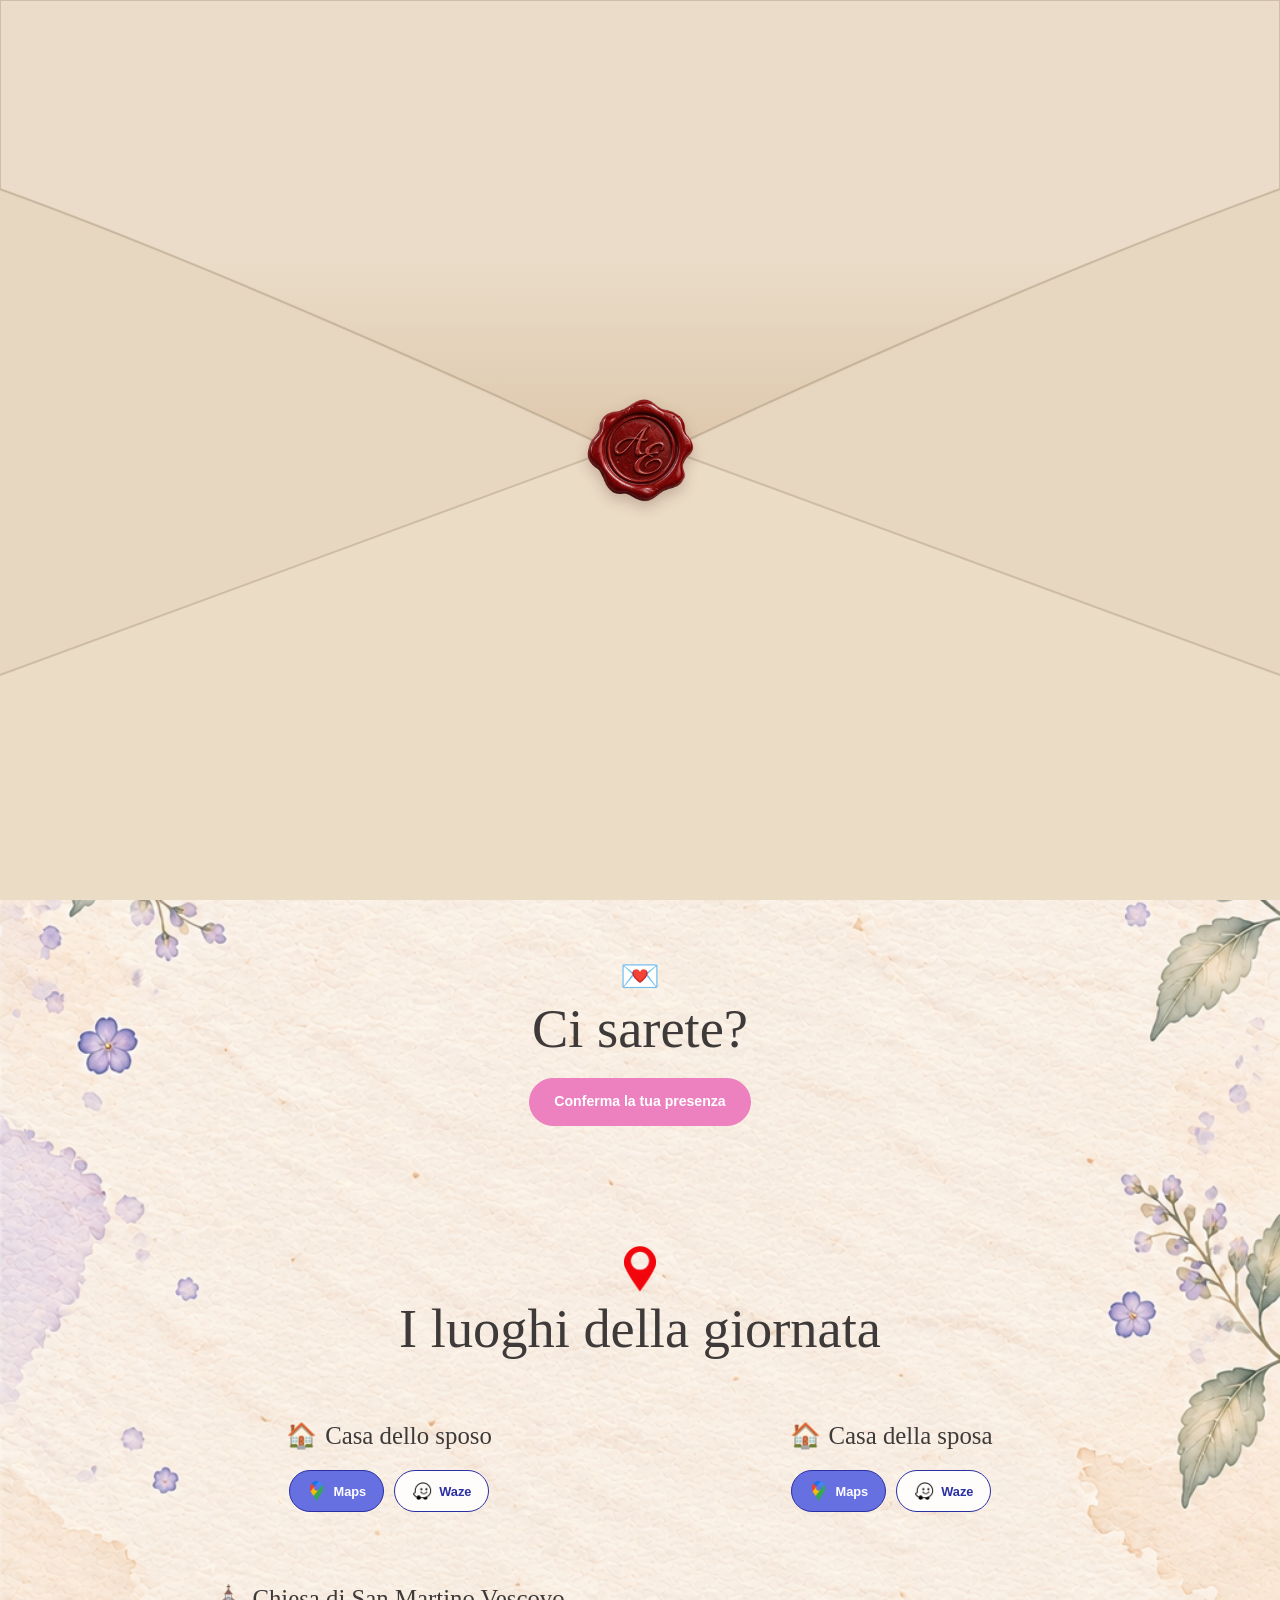
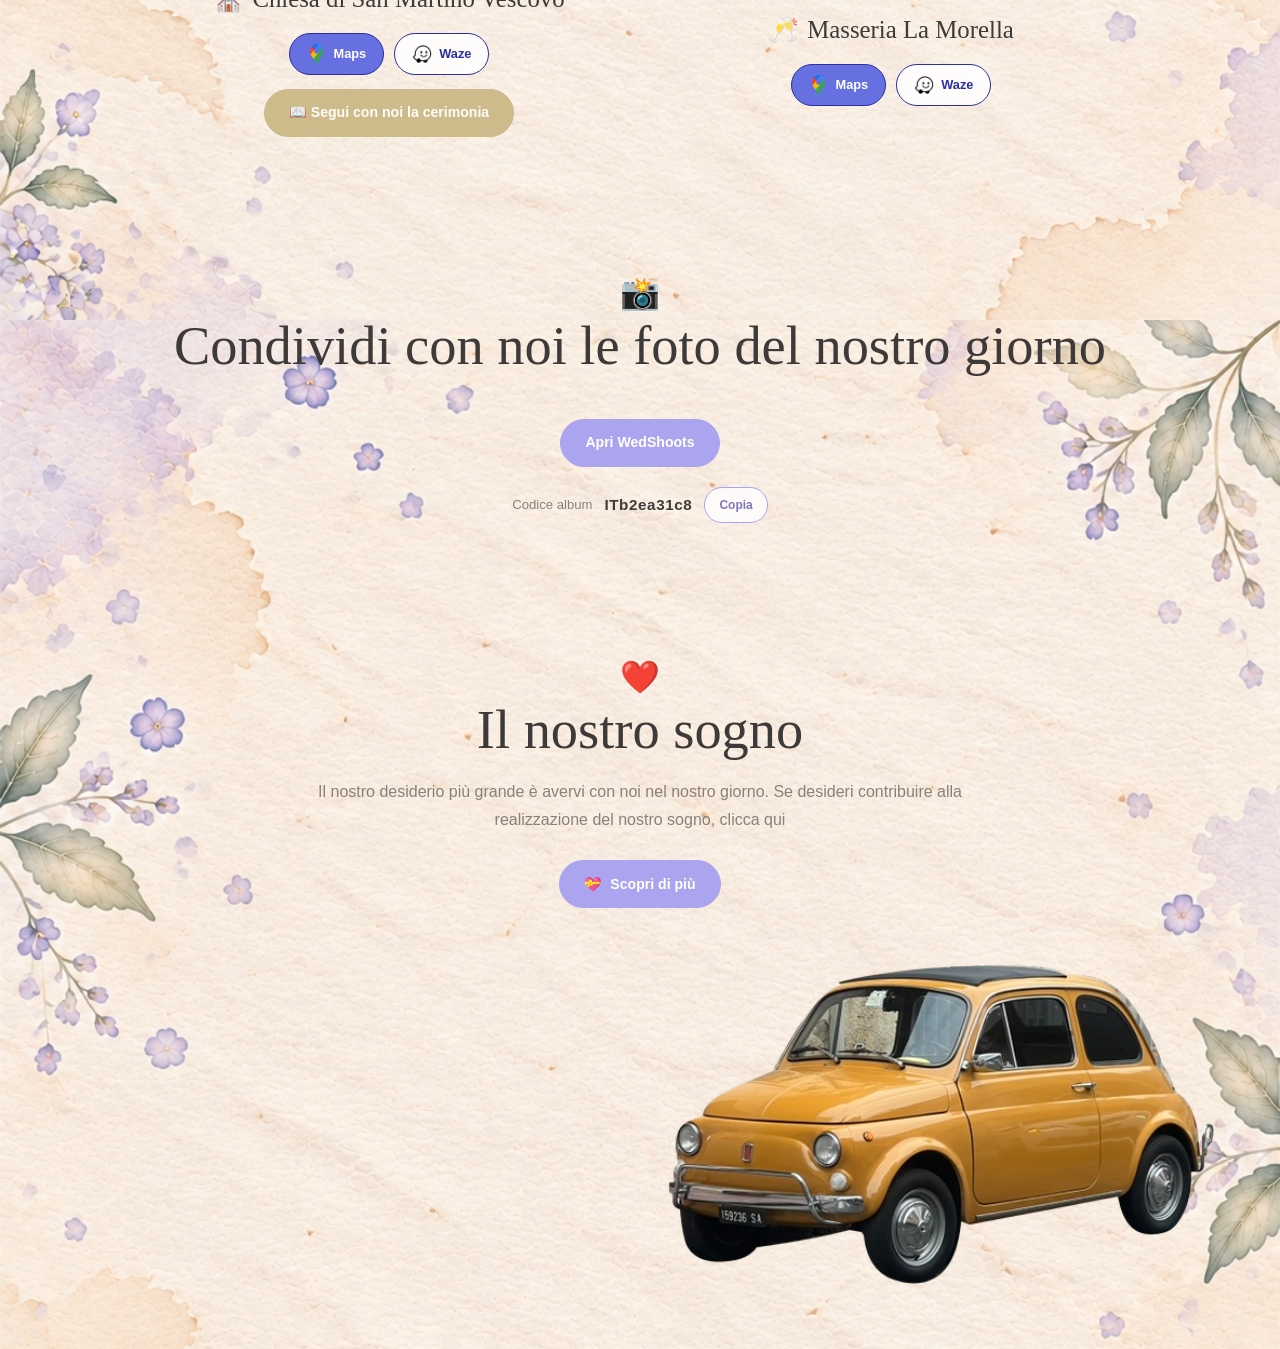
<file: index.html>
<!DOCTYPE html>
<html lang="it">

<head>
    <meta charset="UTF-8">

    <meta
        name="viewport"
        content="width=device-width, initial-scale=1.0"
    >

    <script>
        if ("scrollRestoration" in history) {
            history.scrollRestoration = "manual";
        }

        window.scrollTo(0, 0);
    </script>

    <title>Enrico & Annachiara | 12 giugno 2027</title>

    <link rel="preload" href="images/sigillo-AE.png" as="image">
    <link rel="preload" href="images/ritratto.png" as="image">
    <link rel="preload" href="images/cartoncino.png" as="image">

    <link rel="stylesheet" href="css/base.css">
    <link rel="stylesheet" href="css/envelope.css">
    <link rel="stylesheet" href="css/hero.css">
    <link rel="stylesheet" href="css/sections.css">
    <link rel="stylesheet" href="css/scroll.css">
</head>


<body>

    <!-- =====================================================
         BUSTA
    ====================================================== -->

    <div
        class="envelope-screen"
        id="envelopeScreen"
    >

        <div
            class="envelope-stage"
            id="envelopeStage"
            role="button"
            tabindex="0"
            aria-label="Apri l'invito"
        >

            <div
                class="envelope-body"
                id="envelopeBody"
            >

                <svg
                    class="body-svg"
                    viewBox="0 0 1000 1000"
                    preserveAspectRatio="none"
                    aria-hidden="true"
                >

                    <path
                        class="body-side"
                        id="bodyLeftPath"
                    ></path>

                    <path
                        class="body-side"
                        id="bodyRightPath"
                    ></path>

                    <path
                        class="body-bottom"
                        id="bodyBottomPath"
                    ></path>

                    <path
                        class="body-fold"
                        id="bodyLeftFold"
                    ></path>

                    <path
                        class="body-fold"
                        id="bodyRightFold"
                    ></path>

                    <path
                        class="body-bottom-fold"
                        id="bodyBottomFold"
                    ></path>

                </svg>

            </div>


            <div
                class="flap-shadow"
                id="flapShadow"
            ></div>


            <div
                class="envelope-flap"
                id="flap"
            >

                <svg
                    class="flap-svg"
                    viewBox="0 0 1000 1000"
                    preserveAspectRatio="none"
                    aria-hidden="true"
                >

                    <defs>

                        <linearGradient
                            id="paperFront"
                            x1="0"
                            y1="0"
                            x2="0"
                            y2="1"
                        >

                            <stop
                                id="frontStop1"
                                offset="0%"
                                stop-color="#EADCC8"
                            ></stop>

                            <stop
                                id="frontStop2"
                                offset="58%"
                                stop-color="#EADCC8"
                            ></stop>

                            <stop
                                id="frontStop3"
                                offset="100%"
                                stop-color="#DEC8AD"
                            ></stop>

                        </linearGradient>


                        <linearGradient
                            id="paperBack"
                            x1="0"
                            y1="0"
                            x2="0"
                            y2="1"
                        >

                            <stop
                                offset="0%"
                                stop-color="#E4D3BC"
                            ></stop>

                            <stop
                                offset="100%"
                                stop-color="#D8C2A6"
                            ></stop>

                        </linearGradient>


                        <filter
                            id="paperShadow"
                            x="-20%"
                            y="-20%"
                            width="140%"
                            height="160%"
                        >

                            <feDropShadow
                                dx="0"
                                dy="7"
                                stdDeviation="8"
                                flood-color="#6F5137"
                                flood-opacity="0.16"
                            ></feDropShadow>

                        </filter>

                    </defs>


                    <path
                        class="flap-paper"
                        id="flapPath"
                    ></path>

                    <path
                        class="flap-edge"
                        id="flapEdgePath"
                    ></path>

                </svg>


                <div
                    class="wax-seal"
                    id="waxSeal"
                >

                    <img
                        src="images/sigillo-AE.png"
                        alt=""
                        draggable="false"
                    >

                </div>

            </div>

        </div>

    </div>


    <!-- =====================================================
         SITO
    ====================================================== -->

    <main
        class="site"
        id="site"
    >


        <!-- =================================================
             HERO
        ================================================== -->

        <section
            class="hero"
            id="hero"
        >

            <div class="hero-content">

                <img
                    class="hero-portrait"
                    src="images/ritratto.png"
                    alt="Enrico e Annachiara"
                    draggable="false"
                >

                <h1>
                    Enrico &amp; Annachiara
                </h1>

                <p class="hero-date">
                    12 giugno 2027
                </p>


                <div
                    class="countdown-paper"
                    id="countdown"
                >

                    <img
                        class="countdown-paper-image"
                        src="images/cartoncino.png"
                        alt=""
                        draggable="false"
                    >

                    <div class="countdown-paper-content">

                        <div class="countdown-grid">

                            <div class="countdown-item">
                                <strong id="countdownDays">000</strong>
                                <span>Giorni</span>
                            </div>

                            <div class="countdown-item">
                                <strong id="countdownHours">00</strong>
                                <span>Ore</span>
                            </div>

                            <div class="countdown-item">
                                <strong id="countdownMinutes">00</strong>
                                <span>Minuti</span>
                            </div>

                            <div class="countdown-item">
                                <strong id="countdownSeconds">00</strong>
                                <span>Secondi</span>
                            </div>

                        </div>

                    </div>

                </div>

            </div>

        </section>


        <!-- =================================================
             RSVP
        ================================================== -->

        <section
            class="section"
            id="rsvp"
        >

            <div class="section-inner">

                <h2 class="section-title">

                    <span
                        class="section-emoji"
                        aria-hidden="true"
                    >
                        💌
                    </span>

                    Ci sarete?

                </h2>


                <a
                    class="button button-primary"
                    href="https://docs.google.com/forms/d/e/1FAIpQLSfR47MLRdUuwzttRWqgoxmSrlCjPIJb15usxh1CkX8zXxw4Rw/viewform"
                    target="_blank"
                    rel="noopener noreferrer"
                >
                    Conferma la tua presenza
                </a>

            </div>

        </section>


        <!-- =================================================
             LUOGHI
        ================================================== -->

        <section
            class="section section-alt"
            id="luoghi"
        >

            <div class="section-inner">

                <h2 class="section-title">

                    <img
                        class="section-title-image"
                        src="images/pin.png"
                        alt=""
                        draggable="false"
                    >

                    I luoghi della giornata

                </h2>


                <div class="places-grid">


                    <article class="place-card">

                        <h3>
                            <span aria-hidden="true">🏠</span>
                            Casa dello sposo
                        </h3>

                        <div class="navigation-buttons">

                            <a
                                class="button button-small map-button"
                                href="https://maps.app.goo.gl/kmqRrXZQPzqEgdiU8"
                                target="_blank"
                                rel="noopener noreferrer"
                            >

                                <img
                                    class="navigation-logo"
                                    src="images/maps.png"
                                    alt=""
                                    draggable="false"
                                >

                                Maps

                            </a>


                            <a
                                class="button button-small map-button"
                                href="https://waze.com/ul?ll=40.608131%2C14.978180&navigate=yes"
                                target="_blank"
                                rel="noopener noreferrer"
                            >

                                <img
                                    class="navigation-logo"
                                    src="images/waze.png"
                                    alt=""
                                    draggable="false"
                                >

                                Waze

                            </a>

                        </div>

                    </article>


                    <article class="place-card">

                        <h3>
                            <span aria-hidden="true">🏠</span>
                            Casa della sposa
                        </h3>

                        <div class="navigation-buttons">

                            <a
                                class="button button-small map-button"
                                href="https://maps.app.goo.gl/kNUKDeFUFzFnu2As5"
                                target="_blank"
                                rel="noopener noreferrer"
                            >

                                <img
                                    class="navigation-logo"
                                    src="images/maps.png"
                                    alt=""
                                    draggable="false"
                                >

                                Maps

                            </a>


                            <a
                                class="button button-small map-button"
                                href="https://waze.com/ul?ll=40.739052%2C14.755519&navigate=yes"
                                target="_blank"
                                rel="noopener noreferrer"
                            >

                                <img
                                    class="navigation-logo"
                                    src="images/waze.png"
                                    alt=""
                                    draggable="false"
                                >

                                Waze

                            </a>

                        </div>

                    </article>


                    <article class="place-card">

                        <h3>
                            <span aria-hidden="true">⛪</span>
                            Chiesa di San Martino Vescovo
                        </h3>

                        <div class="navigation-buttons">

                            <a
                                class="button button-small map-button"
                                href="https://maps.app.goo.gl/6omwCTy1Atd1c3Cb7"
                                target="_blank"
                                rel="noopener noreferrer"
                            >

                                <img
                                    class="navigation-logo"
                                    src="images/maps.png"
                                    alt=""
                                    draggable="false"
                                >

                                Maps

                            </a>


                            <a
                                class="button button-small map-button"
                                href="https://waze.com/ul?ll=40.761874%2C14.785191&navigate=yes"
                                target="_blank"
                                rel="noopener noreferrer"
                            >

                                <img
                                    class="navigation-logo"
                                    src="images/waze.png"
                                    alt=""
                                    draggable="false"
                                >

                                Waze

                            </a>

                        </div>


                        <a
                            class="button ceremony-button"
                            href="documenti/libretto-messa.pdf"
                            target="_blank"
                            rel="noopener noreferrer"
                        >
                            📖 Segui con noi la cerimonia
                        </a>

                    </article>


                    <article class="place-card">

                        <h3>
                            <span aria-hidden="true">🥂</span>
                            Masseria La Morella
                        </h3>

                        <div class="navigation-buttons">

                            <a
                                class="button button-small map-button"
                                href="https://maps.app.goo.gl/2apy9TeoYDG768eM7"
                                target="_blank"
                                rel="noopener noreferrer"
                            >

                                <img
                                    class="navigation-logo"
                                    src="images/maps.png"
                                    alt=""
                                    draggable="false"
                                >

                                Maps

                            </a>


                            <a
                                class="button button-small map-button"
                                href="https://waze.com/ul?ll=40.610224%2C14.942694&navigate=yes"
                                target="_blank"
                                rel="noopener noreferrer"
                            >

                                <img
                                    class="navigation-logo"
                                    src="images/waze.png"
                                    alt=""
                                    draggable="false"
                                >

                                Waze

                            </a>

                        </div>

                    </article>

                </div>

            </div>

        </section>


        <!-- =================================================
             ALBUM
        ================================================== -->

        <section
            class="section"
            id="album"
        >

            <div class="section-inner">

                <h2 class="section-title">

                    <span
                        class="section-emoji"
                        aria-hidden="true"
                    >
                        📸
                    </span>

                    Condividi con noi le foto del nostro giorno

                </h2>


                <div class="album-card">

                    <a
                        class="button button-primary"
                        href="https://www.wedshoots.com/it?albumId=ITb2ea31c8"
                        target="_blank"
                        rel="noopener noreferrer"
                    >
                        Apri WedShoots
                    </a>


                    <div class="access-code">

                        <span class="access-code-label">
                            Codice album
                        </span>

                        <strong id="wedshootsCode">
                            ITb2ea31c8
                        </strong>

                        <button
                            class="copy-button"
                            id="copyWedshootsCode"
                            type="button"
                        >
                            Copia
                        </button>

                    </div>

                </div>

            </div>

        </section>


        <!-- =================================================
             IL NOSTRO SOGNO
        ================================================== -->

        <section
            class="section section-alt"
            id="sogno"
        >

            <div class="section-inner">

                <h2 class="section-title">

                    <span
                        class="section-emoji"
                        aria-hidden="true"
                    >
                        ❤️
                    </span>

                    Il nostro sogno

                </h2>


                <p class="section-text">
                    Il nostro desiderio più grande è avervi con noi
                    nel nostro giorno. Se desideri contribuire alla
                    realizzazione del nostro sogno, clicca qui
                </p>


                <button
                    class="button"
                    id="giftToggle"
                    type="button"
                    aria-expanded="false"
                    aria-controls="giftDetails"
                >

                    <span aria-hidden="true">
                        💝
                    </span>

                    Scopri di più

                </button>


                <div
                    class="gift-details"
                    id="giftDetails"
                    hidden
                >

                    <div class="gift-row">

                        <span>
                            Intestatario
                        </span>

                        <strong>
                            Enrico Forte
                        </strong>

                    </div>


                    <div class="gift-row gift-iban">

                        <span>
                            IBAN
                        </span>

                        <strong id="ibanCode">
                            IT95D0367401600000878189011
                        </strong>

                    </div>


                    <button
                        class="copy-button"
                        id="copyIban"
                        type="button"
                    >
                        Copia IBAN
                    </button>


                    <div class="gift-row">

                        <span>
                            BIC / SWIFT
                        </span>

                        <strong>
                            TRBKITMMXXX
                        </strong>

                    </div>

                </div>

            </div>

        </section>


        <!-- =================================================
             FIAT 500
        ================================================== -->

        <div
            class="footer-500"
            aria-hidden="true"
        >

            <img
                src="images/500.png"
                alt=""
                draggable="false"
            >

        </div>

    </main>


    <!-- =====================================================
         INDICATORE SCROLL
    ====================================================== -->

    <div
        class="scroll-indicator"
        id="scrollIndicator"
        aria-hidden="true"
    >

        <span class="scroll-label">
            Scorri
        </span>


        <span
            class="scroll-arrow"
            aria-hidden="true"
        >

            <svg
                viewBox="0 0 24 24"
                focusable="false"
            >

                <path
                    d="M12 4.5V18.5M6.5 13L12 18.5L17.5 13"
                ></path>

            </svg>

        </span>

    </div>


    <!-- =====================================================
         SCRIPT
    ====================================================== -->

    <script src="js/envelope.js"></script>
    <script src="js/countdown.js"></script>
    <script src="js/site.js"></script>
    <script src="js/hero.js"></script>

</body>

</html>
</file>
<file: css/base.css>
@import url("https://fonts.googleapis.com/css2?family=Allura&family=Cormorant+Garamond:wght@600&family=Great+Vibes&display=swap");

:root {
    --background: #F8F4EC;
    --background-alt: rgba(243, 238, 232, 0.72);
    --text: #3E3A39;
    --muted: #8A8178;
    --lilac: #ABA5F0;
    --lilac-dark: #9181BB;
    --card: rgba(255, 255, 255, 0.72);
    --card-border: rgba(125, 111, 101, 0.12);
    --gold: #CDBB8B;
    --gold-dark: #BDA978;
    --gold-active: #B19E70;
    --warm-white: #FFFDF8;
    --paper-front: #EADCC8;
    --paper-back: #E4D3BC;
    --paper-side: #E8D7C0;
    --paper-bottom: #EBDCC6;
    --paper-edge: #C8B18F;
    --shadow-soft: 0 14px 40px rgba(74, 61, 53, .08);
}

* {
    box-sizing: border-box;
}

html {
    scroll-behavior: smooth;
    background: #F8F4EC;
}

html,
body {
    margin: 0;
    width: 100%;
    min-height: 100%;
}


/* =========================================================
   BLOCCO SCROLL FINCHÉ LA BUSTA È CHIUSA
========================================================= */

html.envelope-closed,
html.envelope-closed body {
    overflow: hidden;
    overscroll-behavior: none;
}


body {
    position: relative;
    margin: 0;
    background-color: #F8F4EC;
    background-image: url("../images/sfondo-2.png");
    background-repeat: repeat-y;
    background-position: top center;
    background-size: 100% auto;
    color: var(--text);
    font-family: Georgia, "Times New Roman", serif;
    overflow-x: hidden;
}

body::before {
    content: "";
    position: absolute;
    top: 0;
    left: 0;
    width: 100%;
    aspect-ratio: 2 / 3;
    background-image: url("../images/sfondo-1.png");
    background-repeat: no-repeat;
    background-position: top center;
    background-size: 100% 100%;
    pointer-events: none;
    z-index: 0;
}

a {
    color: inherit;
    text-decoration: none;
}

button,
a {
    -webkit-tap-highlight-color: transparent;
}

button {
    font: inherit;
}

.site {
    position: relative;
    width: 100%;
    z-index: 1;
}

@media (max-width: 760px) {

    body {
        background-size: 100% auto;
    }

    body::before {
        background-size: 100% 100%;
    }

}

@media (prefers-reduced-motion: reduce) {

    html {
        scroll-behavior: auto;
    }

    *,
    *::before,
    *::after {
        animation-duration: .01ms !important;
        animation-iteration-count: 1 !important;
        transition-duration: .01ms !important;
    }

}
</file>
<file: css/envelope.css>
.envelope-screen {
    position: fixed;
    inset: 0;
    z-index: 1000;
    overflow: hidden;
    pointer-events: auto;
    touch-action: none;
}

.envelope-screen.opened {
    pointer-events: none;
}

.envelope-stage {
    position: absolute;
    inset: 0;
    perspective: 1800px;
    perspective-origin: 50% 10%;
    cursor: pointer;
    outline: none;
    -webkit-tap-highlight-color: transparent;
}

.envelope-body {
    position: absolute;
    inset: 0;
    z-index: 10;
    pointer-events: none;
    transform: translateY(0);
    will-change: transform;
}

.body-svg {
    position: absolute;
    inset: 0;
    display: block;
    width: 100%;
    height: 100%;
    overflow: visible;
}

.body-side {
    fill: var(--paper-side);
}

.body-bottom {
    fill: var(--paper-bottom);
}

/* =======================================================
   BORDI / PIEGHE DELLA BUSTA
   Stesso tratto per tutti i lembi
======================================================= */

.body-fold {
    fill: none;
    stroke: rgba(105, 82, 58, 0.22);
    stroke-width: 2;
    vector-effect: non-scaling-stroke;
}

.body-bottom-fold {
    fill: none;
    stroke: rgba(105, 82, 58, 0.22);
    stroke-width: 2;
    vector-effect: non-scaling-stroke;
}

/* =======================================================
   OMBRA DINAMICA DURANTE L'APERTURA
======================================================= */

.flap-shadow {
    position: absolute;
    left: 50%;
    top: 50%;
    z-index: 12;
    width: 65%;
    height: 13%;
    transform: translate(-50%, -50%) scaleY(0.04);
    transform-origin: center;
    background: radial-gradient(
        ellipse at center,
        rgba(70, 48, 30, 0.22) 0%,
        rgba(70, 48, 30, 0.09) 48%,
        rgba(70, 48, 30, 0) 80%
    );
    filter: blur(12px);
    opacity: 0;
    pointer-events: none;
    will-change: opacity, transform;
}

/* =======================================================
   LEMBO SUPERIORE
======================================================= */

.envelope-flap {
    position: absolute;
    left: 0;
    top: 0;
    z-index: 20;
    width: 100vw;
    height: 50vh;
    transform-origin: 50% 0;
    transform-style: preserve-3d;
    opacity: 1;
    will-change: transform, opacity;
}

.flap-svg {
    position: absolute;
    inset: 0;
    display: block;
    width: 100%;
    height: 100%;
    overflow: visible;
    pointer-events: none;
}

/*
 * Stesso identico bordo utilizzato
 * per gli altri lembi della busta.
 */
.flap-edge {
    fill: none;
    stroke: rgba(105, 82, 58, 0.22);
    stroke-width: 2;
    vector-effect: non-scaling-stroke;
}

/*
 * Ombra minima sotto il lembo superiore.
 * Serve soltanto a suggerire che il lembo
 * è sovrapposto e può essere aperto.
 */
.flap-paper {
    fill: url(#paperFront);
    filter:
        drop-shadow(
            0 2px 1.5px
            rgba(70, 48, 30, 0.08)
        );
}

/* =======================================================
   SIGILLO
======================================================= */

.wax-seal {
    position: absolute;
    left: 50%;
    top: 100%;
    z-index: 30;
    width: 108px;
    height: 108px;
    transform: translate(-50%, -50%) translateZ(5px);
    transform-origin: center;
    pointer-events: none;
    will-change: left, top;
}

.wax-seal img {
    display: block;
    width: 100%;
    height: 100%;
    object-fit: contain;
    filter: drop-shadow(
        0 6px 7px
        rgba(70, 25, 20, 0.24)
    );
}

/* =======================================================
   MOBILE
======================================================= */

@media (max-width: 760px) {

    .wax-seal {
        width: 96px;
        height: 96px;
    }

}
</file>
<file: css/hero.css>
/* =======================================================
   HERO
======================================================= */

.hero {
    position: relative;

    min-height: 100vh;

    display: flex;
    justify-content: center;
    align-items: center;

    padding:
        30px
        24px
        60px;

    text-align: center;

    /*
     * Nessun background:
     * lasciamo visibile lo sfondo carta del body.
     */
    background: transparent;
}

.hero-content {
    position: relative;
    z-index: 3;

    width: 100%;
    max-width: 720px;

    display: flex;
    flex-direction: column;
    align-items: center;
}


/* =======================================================
   RITRATTO
======================================================= */

.hero-portrait {
    display: block;

    width: min(60vw, 380px);
    height: auto;

    margin-bottom: 18px;

    transform:
        translateY(10px)
        scale(0.70);

    transform-origin: center center;

    transition:
        transform 3.3s
        cubic-bezier(0.22, 1, 0.36, 1);

    will-change: transform;
}


/* =======================================================
   NOMI
======================================================= */

.hero h1 {
    margin: 0;

    font-family:
        "Allura",
        "Great Vibes",
        cursive;

    font-size:
        clamp(
            4.2rem,
            9vw,
            6.4rem
        );

    font-weight: 400;

    line-height: 1;

    color: var(--text);

    transform:
        translateY(8px)
        scale(0.85);

    transform-origin: center center;

    transition:
        transform 3.3s
        cubic-bezier(0.22, 1, 0.36, 1);

    will-change: transform;
}


/* =======================================================
   REVEAL HERO
======================================================= */

.hero.is-revealed .hero-portrait {
    transform:
        translateY(0)
        scale(1);
}

.hero.is-revealed h1 {
    transform:
        translateY(0)
        scale(1);
}


/* =======================================================
   DATA
======================================================= */

.hero-date {
    margin:
        12px
        0
        0;

    color: var(--muted);

    font-family:
        Georgia,
        "Times New Roman",
        serif;

    font-size:
        clamp(
            0.9rem,
            2vw,
            1.05rem
        );

    letter-spacing: .32em;

    text-transform: uppercase;
}


/* =======================================================
   COUNTDOWN
======================================================= */

.countdown-paper {
    position: relative;

    width:
        min(
            94vw,
            560px
        );

    margin-top: 18px;
}

.countdown-paper-image {
    display: block;

    width: 100%;
    height: auto;

    user-select: none;
    pointer-events: none;
}

.countdown-paper-content {
    position: absolute;

    left: 50%;
    top: 50%;

    width: 82%;

    transform:
        translate(-50%, -50%);

    text-align: center;
}

.countdown-grid {
    display: grid;

    grid-template-columns:
        repeat(
            4,
            1fr
        );

    align-items: center;
}

.countdown-item {
    display: flex;
    flex-direction: column;

    align-items: center;

    gap: 4px;

    min-width: 0;
}


/* =======================================================
   NUMERI COUNTDOWN
======================================================= */

.countdown-item strong {
    display: block;

    color:
        rgba(
            67,
            46,
            33,
            0.92
        );

    font-family:
        "Cormorant Garamond",
        Georgia,
        serif;

    font-size:
        clamp(
            2.35rem,
            5.6vw,
            2.6rem
        );

    font-weight: 600;

    line-height: 0.95;

    font-variant-numeric:
        tabular-nums;

    letter-spacing: 0.01em;
}


/* =======================================================
   STRUTTURA FLIP
======================================================= */

.countdown-flip {
    position: relative;

    display: inline-block;

    min-width: 2ch;
    height: 1em;

    perspective: 700px;

    line-height: 1;

    vertical-align: middle;
}

.countdown-flip-face {
    position: absolute;

    inset: 0;

    display: flex;

    justify-content: center;
    align-items: center;

    backface-visibility: hidden;
    -webkit-backface-visibility: hidden;

    transform-style: preserve-3d;

    transform-origin: center center;
}

.countdown-flip-current {
    transform:
        rotateX(0deg);
}

.countdown-flip-next {
    transform:
        rotateX(90deg);
}

.countdown-flip.is-flipping
.countdown-flip-current {
    animation:
        countdownFlipOut
        0.28s
        ease-in
        forwards;
}

.countdown-flip.is-flipping
.countdown-flip-next {
    animation:
        countdownFlipIn
        0.28s
        0.20s
        ease-out
        forwards;
}

@keyframes countdownFlipOut {

    from {
        transform:
            rotateX(0deg);
    }

    to {
        transform:
            rotateX(-90deg);
    }

}

@keyframes countdownFlipIn {

    from {
        transform:
            rotateX(90deg);
    }

    to {
        transform:
            rotateX(0deg);
    }

}


/* =======================================================
   ETICHETTE COUNTDOWN
======================================================= */

.countdown-item span {
    color:
        rgba(
            92,
            64,
            45,
            0.72
        );

    font-family:
        "Cormorant Garamond",
        Georgia,
        serif;

    font-size: 0.60rem;

    font-weight: 600;

    line-height: 1;

    text-transform: uppercase;

    letter-spacing: 0.12em;
}


/* =======================================================
   MOBILE
======================================================= */

@media (max-width: 760px) {

    .hero {
        padding:
            22px
            20px
            50px;
    }

    .hero-portrait {
        width:
            min(
                72vw,
                340px
            );

        margin-bottom: 14px;
    }

    .hero h1 {
        font-size:
            clamp(
                3.4rem,
                15vw,
                5.2rem
            );
    }

    .hero-date {
        margin-top: 8px;

        font-size: .82rem;
    }

    .countdown-paper {
        width:
            min(
                96vw,
                560px
            );

        margin-top: 16px;
    }

    .countdown-paper-content {
        width: 84%;
    }

    .countdown-item strong {
        font-size:
            clamp(
                2rem,
                8vw,
                2.45rem
            );
    }

    .countdown-item span {
        font-size: 0.58rem;

        letter-spacing: 0.10em;
    }

}


/* =======================================================
   ACCESSIBILITÀ
======================================================= */

@media (prefers-reduced-motion: reduce) {

    .hero-portrait,
    .hero h1 {
        transition: none;

        transform:
            translateY(0)
            scale(1);
    }

    .hero.is-revealed .hero-portrait,
    .hero.is-revealed h1 {
        transform:
            translateY(0)
            scale(1);
    }

    .countdown-flip.is-flipping
    .countdown-flip-current,

    .countdown-flip.is-flipping
    .countdown-flip-next {
        animation: none;
    }

}
</file>
<file: css/sections.css>
/* =======================================================
   SEZIONI
======================================================= */

.section {
    position: relative;

    width: 100%;

    padding:
        60px
        24px;

    background: transparent;
}


/* =======================================================
   SEZIONI ALTERNATE
======================================================= */

.section-alt {
    background: transparent;
}


.section-inner {
    position: relative;

    width: 100%;
    max-width: 980px;

    margin: 0 auto;

    text-align: center;

    z-index: 2;
}


/* =======================================================
   TITOLI
======================================================= */

.section-title {
    margin:
        0
        0
        18px;

    display: flex;
    flex-direction: column;

    justify-content: center;
    align-items: center;

    gap: 8px;

    font-size:
        clamp(
            2rem,
            5vw,
            3.4rem
        );

    font-weight: 400;

    line-height: 1.1;
}


.section-emoji {
    display: block;

    font-size: 2rem;

    line-height: 1;
}


.section-title-image {
    display: block;

    width: 46px;
    height: 46px;

    object-fit: contain;
}


/* =======================================================
   TESTO
======================================================= */

.section-text {
    max-width: 700px;

    margin:
        0
        auto
        26px;

    color: var(--muted);

    font-family:
        Arial,
        Helvetica,
        sans-serif;

    font-size: 1rem;

    line-height: 1.75;
}


/* =======================================================
   PULSANTI - BASE
======================================================= */

.button {
    display: inline-flex;

    justify-content: center;
    align-items: center;

    gap: 8px;

    min-height: 48px;

    padding:
        13px
        24px;

    border:
        1px solid
        transparent;

    border-radius: 999px;

    color: #FFFFFF;

    font-family:
        Arial,
        Helvetica,
        sans-serif;

    font-size: 0.88rem;

    font-weight: 600;

    line-height: 1.2;

    cursor: pointer;

    box-shadow: none;

    transition:
        transform 0.28s cubic-bezier(.22, 1, .36, 1),
        background-color 0.28s ease,
        border-color 0.28s ease,
        color 0.28s ease;
}


.button:hover {
    transform:
        translateY(-1px);
}


.button:active {
    transform:
        translateY(1px)
        scale(0.985);
}


/* =======================================================
   RSVP
======================================================= */

#rsvp .button-primary {
    background:
        #ED81C0;

    border-color:
        #ED81C0;

    color:
        #FFFFFF;
}


#rsvp .button-primary:hover {
    background:
        #E673B6;

    border-color:
        #E673B6;
}


/* =======================================================
   PULSANTE SECONDARIO
======================================================= */

.button-secondary {
    background:
        rgba(255, 255, 255, 0.60);

    color:
        #9181BB;

    border:
        1px solid
        #ABA5F0;
}


.button-secondary:hover {
    background:
        rgba(171, 165, 240, 0.10);

    color:
        #8176B8;
}


/* =======================================================
   PULSANTI PICCOLI
======================================================= */

.button-small {
    min-height: 42px;

    padding:
        10px
        17px;

    font-size: 0.8rem;
}


/* =======================================================
   NAVIGAZIONE
======================================================= */

.map-button {
    gap: 7px;
}


.navigation-logo {
    display: block;

    width: 20px;
    height: 20px;

    object-fit: contain;

    flex: 0 0 auto;
}


/* =======================================================
   GOOGLE MAPS
======================================================= */

.map-button[href*="maps"] {
    background:
        #6770E1;

    color:
        #FFFFFF;

    border:
        1px solid
        #2A30A4;
}


.map-button[href*="maps"]:hover {
    background:
        #5C65D8;

    border-color:
        #2A30A4;
}


/* =======================================================
   WAZE
======================================================= */

.map-button[href*="waze"] {
    background:
        rgba(255, 255, 255, 0.88);

    color:
        #2A30A4;

    border:
        1px solid
        #2A30A4;
}


.map-button[href*="waze"]:hover {
    background:
        #FFFFFF;

    color:
        #2A30A4;
}


/* =======================================================
   CERIMONIA
======================================================= */

.ceremony-button {
    margin-top: 14px;

    background:
        var(--gold);

    color:
        var(--warm-white);

    border-color:
        var(--gold);
}


.ceremony-button:hover {
    background:
        var(--gold-dark);

    border-color:
        var(--gold-dark);
}


.ceremony-button:active {
    background:
        var(--gold-active);

    border-color:
        var(--gold-active);
}


/* =======================================================
   LUOGHI
======================================================= */

.places-grid {
    display: grid;

    grid-template-columns:
        repeat(
            2,
            minmax(0, 1fr)
        );

    gap:
        12px
        24px;

    margin-top: 22px;
}


.place-card {
    display: flex;
    flex-direction: column;

    justify-content: center;
    align-items: center;

    min-height: 170px;

    padding:
        20px
        24px;

    border: none;

    border-radius: 0;

    background: transparent;

    box-shadow: none;

    backdrop-filter: none;
    -webkit-backdrop-filter: none;
}


.place-card h3 {
    margin:
        0
        0
        18px;

    display: flex;

    justify-content: center;
    align-items: center;

    gap: 8px;

    font-size:
        clamp(
            1.25rem,
            3vw,
            1.55rem
        );

    font-weight: 400;

    line-height: 1.25;

    text-align: center;
}


.navigation-buttons {
    display: flex;

    flex-wrap: wrap;

    justify-content: center;

    gap: 10px;
}


/* =======================================================
   ALBUM
======================================================= */

.album-card {
    max-width: 600px;

    margin:
        24px
        auto
        0;

    padding:
        18px
        28px;

    border: none;

    border-radius: 0;

    background: transparent;

    box-shadow: none;

    backdrop-filter: none;
    -webkit-backdrop-filter: none;
}


/* =======================================================
   PULSANTE ALBUM
======================================================= */

#album .button-primary {
    background:
        #ABA5F0;

    border-color:
        #ABA5F0;

    color:
        #FFFFFF;
}


#album .button-primary:hover {
    background:
        #9D96E4;

    border-color:
        #9D96E4;
}


/* =======================================================
   CODICE ACCESSO
======================================================= */

.access-code {
    margin-top: 20px;

    display: flex;

    flex-wrap: wrap;

    justify-content: center;
    align-items: center;

    gap: 12px;

    font-family:
        Arial,
        Helvetica,
        sans-serif;

    color:
        var(--muted);
}


.access-code-label {
    display: inline-flex;

    align-items: center;

    gap: 5px;

    font-size: 0.82rem;
}


.access-code strong {
    color:
        var(--text);

    font-size: 0.95rem;

    letter-spacing: 0.04em;
}


/* =======================================================
   COPIA CODICE / COPIA IBAN
======================================================= */

.copy-button {
    display: inline-flex;

    justify-content: center;
    align-items: center;

    gap: 6px;

    min-height: 36px;

    padding:
        8px
        14px;

    border:
        1px solid
        #ABA5F0;

    border-radius: 999px;

    background:
        rgba(255, 255, 255, 0.82);

    color:
        #8176B8;

    font-family:
        Arial,
        Helvetica,
        sans-serif;

    font-size: 0.75rem;

    font-weight: 600;

    cursor: pointer;

    box-shadow: none;

    transition:
        transform 0.28s cubic-bezier(.22, 1, .36, 1),
        background-color 0.28s ease,
        border-color 0.28s ease;
}


.copy-button:hover {
    background:
        #FFFFFF;

    border-color:
        #918BE0;

    transform:
        translateY(-1px);
}


.copy-button:active {
    transform:
        translateY(1px)
        scale(0.985);
}


/* =======================================================
   REGALO
======================================================= */

.gift-details {
    max-width: 620px;

    margin:
        24px
        auto
        0;

    padding:
        20px
        30px;

    border: none;

    border-radius: 0;

    background: transparent;

    box-shadow: none;

    backdrop-filter: none;
    -webkit-backdrop-filter: none;
}


.gift-details[hidden] {
    display: none;
}


/* =======================================================
   PULSANTE SCOPRI DI PIÙ
======================================================= */

#giftToggle {
    background:
        #ABA5F0;

    border-color:
        #ABA5F0;

    color:
        #FFFFFF;
}


#giftToggle:hover {
    background:
        #9D96E4;

    border-color:
        #9D96E4;
}


/* =======================================================
   DATI REGALO
======================================================= */

.gift-row {
    display: flex;

    justify-content: space-between;
    align-items: center;

    gap: 20px;

    padding:
        12px
        0;

    border-bottom:
        1px solid
        rgba(125, 111, 101, 0.10);

    text-align: left;

    font-family:
        Arial,
        Helvetica,
        sans-serif;
}


.gift-row:last-child {
    border-bottom: 0;
}


.gift-row span {
    flex:
        0
        0
        auto;

    color:
        var(--muted);

    font-size: 0.8rem;
}


.gift-row strong {
    text-align: right;

    font-size: 0.92rem;

    font-weight: 600;

    overflow-wrap: anywhere;
}


.gift-iban {
    margin-bottom: 8px;
}


.gift-details > .copy-button {
    margin:
        2px
        0
        8px;
}


/* =======================================================
   SEZIONE FINALE
======================================================= */

#sogno {
    padding-bottom: 42px;
}


/* =======================================================
   FIAT 500 - DECORAZIONE FINALE
======================================================= */

.footer-500 {
    position: relative;

    width: 100%;

    display: flex;

    justify-content: flex-end;
    align-items: flex-end;

    padding:
        0
        clamp(22px, 4vw, 64px)
        clamp(28px, 4vw, 50px);

    pointer-events: none;

    user-select: none;

    z-index: 2;
}


.footer-500 img {
    display: block;

    width:
        min(
            45vw,
            700px
        );

    max-width: 100%;

    height: auto;

    object-fit: contain;

    pointer-events: none;

    user-select: none;

    -webkit-user-drag: none;
}


/* =======================================================
   MOBILE
======================================================= */

@media (max-width: 760px) {

    .section {
        padding:
            48px
            20px;
    }


    .section-title {
        gap: 7px;

        margin-bottom: 16px;
    }


    .section-emoji {
        font-size: 1.85rem;
    }


    .section-title-image {
        width: 42px;
        height: 42px;
    }


    .section-text {
        margin-bottom: 22px;
    }


    .places-grid {
        grid-template-columns:
            1fr;

        gap: 4px;

        margin-top: 18px;
    }


    .place-card {
        min-height: 0;

        padding:
            18px
            12px;

        border-radius: 0;
    }


    .place-card h3 {
        gap: 7px;

        margin-bottom: 14px;
    }


    .navigation-buttons {
        width: 100%;
    }


    .navigation-buttons .button {
        flex:
            1
            1
            120px;
    }


    .navigation-logo {
        width: 19px;
        height: 19px;
    }


    .album-card,
    .gift-details {
        padding:
            16px
            20px;

        border-radius: 0;
    }


    .album-card {
        margin-top: 18px;
    }


    .access-code {
        margin-top: 18px;

        flex-direction: column;

        gap: 8px;
    }


    .gift-details {
        margin-top: 18px;
    }


    .gift-row {
        flex-direction: column;

        align-items: flex-start;

        gap: 6px;
    }


    .gift-row strong {
        width: 100%;

        text-align: left;
    }


    #sogno {
        padding-bottom: 34px;
    }


    .footer-500 {
        padding:
            0
            18px
            24px;
    }


    .footer-500 img {
        width: 45vw;
    }

}
</file>
<file: css/scroll.css>
.scroll-indicator {
    position: fixed;
    left: 50%;
    bottom: 20px;
    z-index: 500;

    display: flex;
    flex-direction: column;
    align-items: center;
    gap: 4px;

    transform: translateX(-50%);

    color: rgba(62, 58, 57, 0.72);

    font-family: Arial, Helvetica, sans-serif;
    font-size: 0.7rem;
    letter-spacing: 0.16em;
    text-transform: uppercase;

    opacity: 0;
    pointer-events: none;

    transition: opacity 0.25s ease;
}

.scroll-indicator.visible {
    opacity: 1;
}

.scroll-label {
    max-height: 20px;
    opacity: 1;
    overflow: hidden;

    transition:
        opacity 0.25s ease,
        max-height 0.25s ease,
        transform 0.25s ease;
}

.scroll-indicator.compact .scroll-label {
    max-height: 0;
    opacity: 0;
    transform: translateY(5px);
}

.scroll-arrow {
    width: 46px;
    height: 46px;

    display: grid;
    place-items: center;

    flex: 0 0 46px;

    border-radius: 50%;

    background: transparent;
    box-shadow: none;

    animation: scrollBounce 1.7s ease-in-out infinite;

    transition:
        background 0.28s ease,
        box-shadow 0.28s ease,
        backdrop-filter 0.28s ease;
}

.scroll-arrow svg {
    display: block;

    width: 25px;
    height: 25px;

    overflow: visible;

    fill: none;
    stroke: currentColor;
    stroke-width: 2.25;
    stroke-linecap: round;
    stroke-linejoin: round;
}

.scroll-indicator.compact .scroll-arrow {
    background: rgba(250, 247, 242, 0.86);

    box-shadow:
        0 5px 18px
        rgba(62, 48, 40, 0.14);

    backdrop-filter: blur(8px);
    -webkit-backdrop-filter: blur(8px);
}

@keyframes scrollBounce {
    0%,
    100% {
        transform: translateY(0);
    }

    50% {
        transform: translateY(5px);
    }
}

@media (max-width: 420px) {
    .scroll-arrow {
        width: 44px;
        height: 44px;

        flex-basis: 44px;
    }

    .scroll-arrow svg {
        width: 24px;
        height: 24px;
    }
}
</file>
